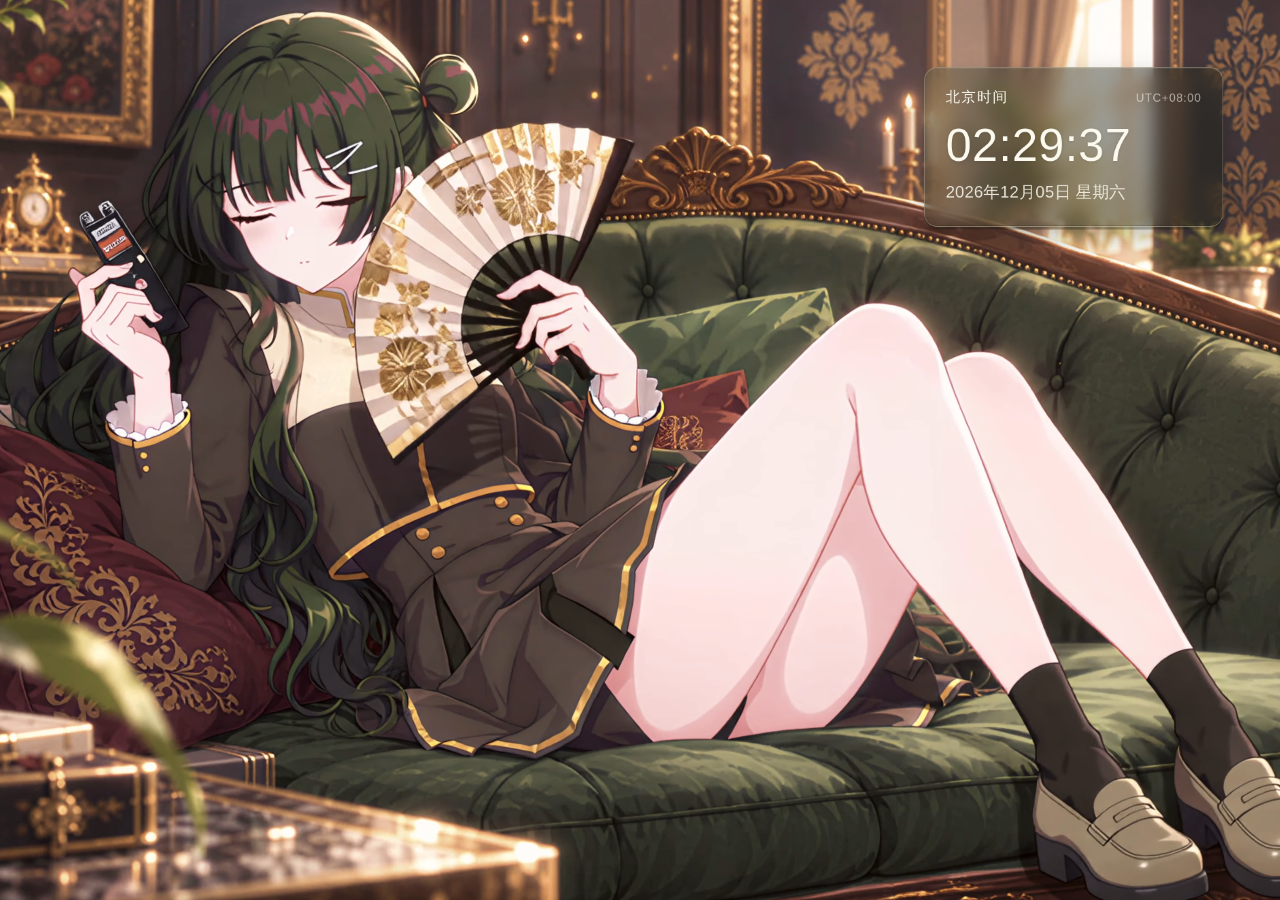
<file: wallpaper/index.html>
<!doctype html>
<html lang="zh-CN">
<head>
  <meta charset="utf-8">
  <meta name="viewport" content="width=device-width,initial-scale=1">
  <meta http-equiv="Content-Security-Policy" content="default-src 'none'; img-src 'self'; media-src 'self'; style-src 'self' 'unsafe-inline'; script-src 'self'; font-src 'self'; connect-src 'none'; object-src 'none'; base-uri 'none'; form-action 'none'">
  <title>视频壁纸 · 立体时钟</title>
  <link rel="stylesheet" href="css/style.css">
  <script src="js/video-loop.js" defer></script>
  <script src="js/wallpaper.js" defer></script>
</head>
<body>
  <main id="wallpaper" aria-label="动态视频壁纸">
    <div id="background" aria-label="视频背景">
      <video id="video-a" src="assets/video.webm" muted playsinline preload="auto" disablepictureinpicture></video>
      <video id="video-b" src="assets/video.webm" muted playsinline preload="auto" disablepictureinpicture></video>
    </div>
    <div id="clock-anchor">
      <aside id="clock" data-position="topright" aria-label="北京时间">
        <div id="clock-content">
          <div class="clock-heading"><span id="clock-label">北京时间</span><span id="timezone" class="timezone">UTC+08:00</span></div>
          <div class="clock-time"><time id="time">00:00:00</time><span id="period" hidden></span></div>
          <div id="date" class="clock-date">正在读取时间</div>
        </div>
      </aside>
    </div>
  </main>
</body>
</html>
</file>
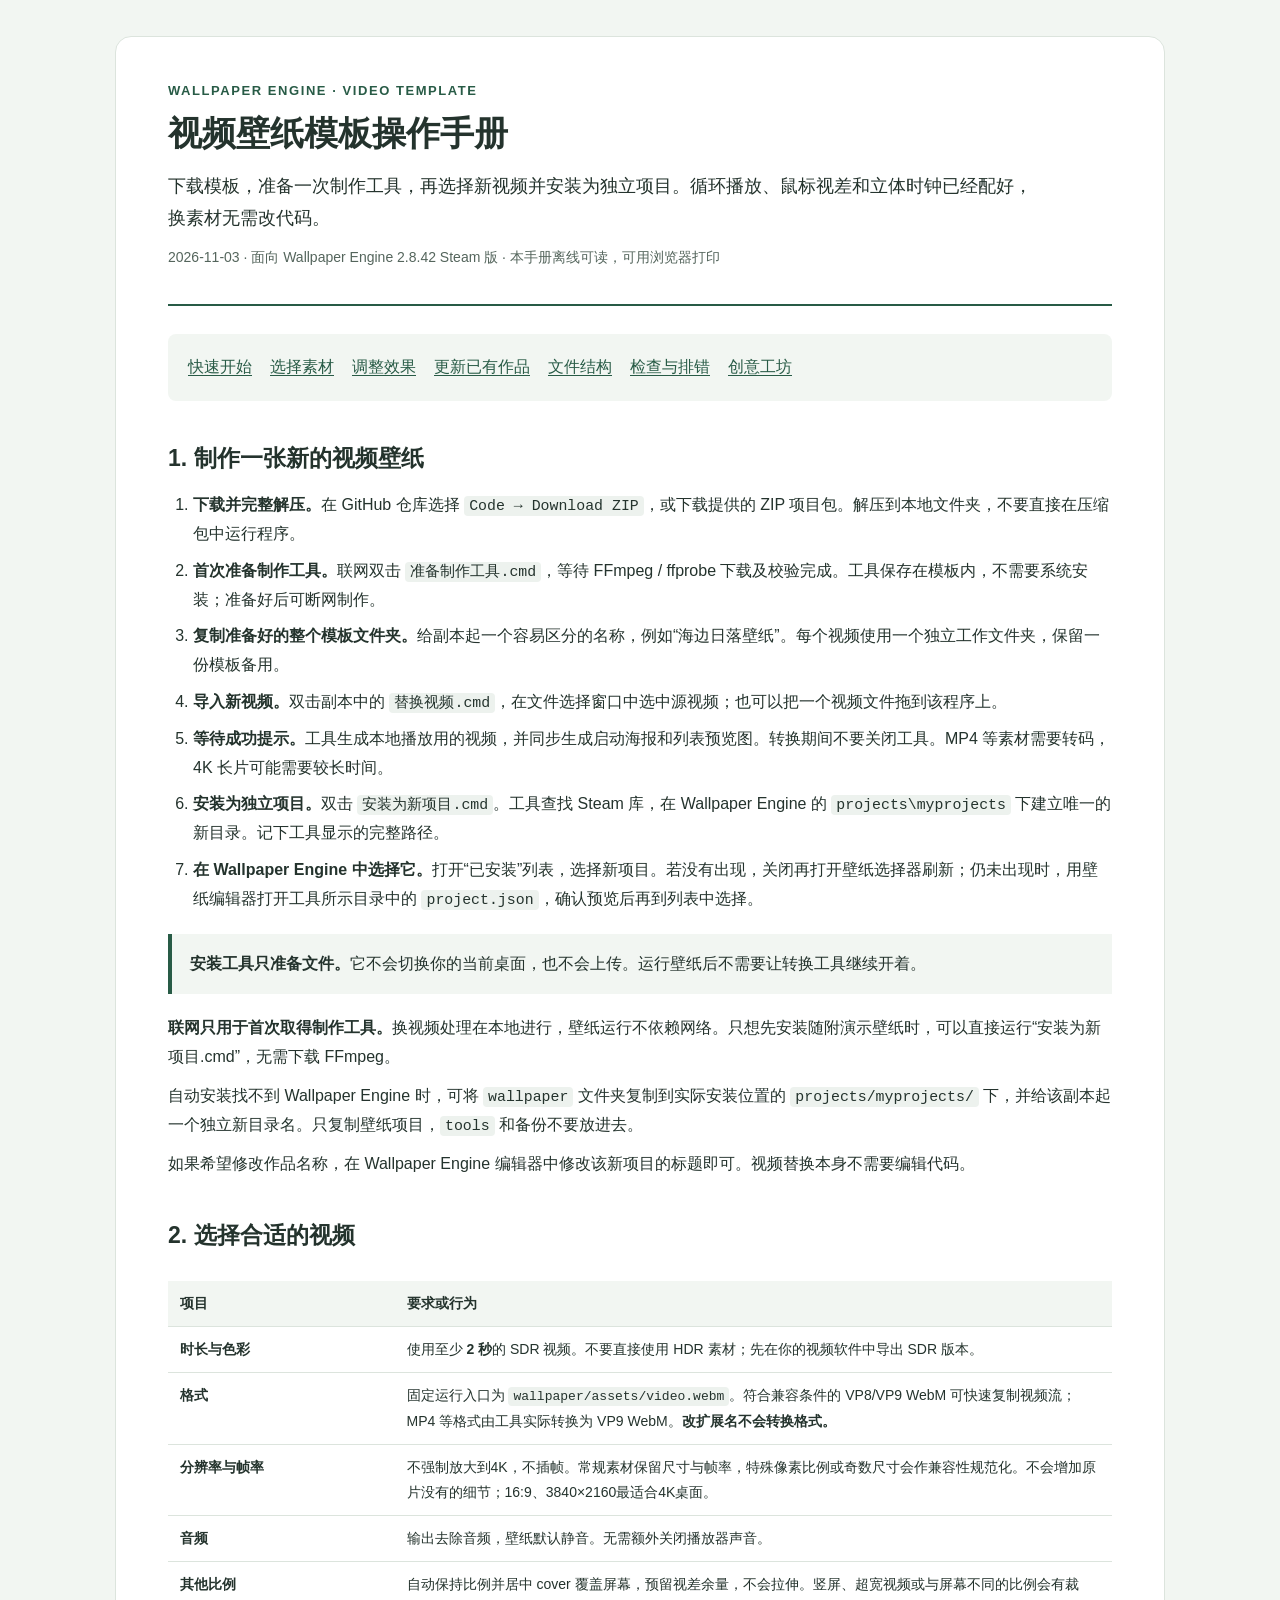
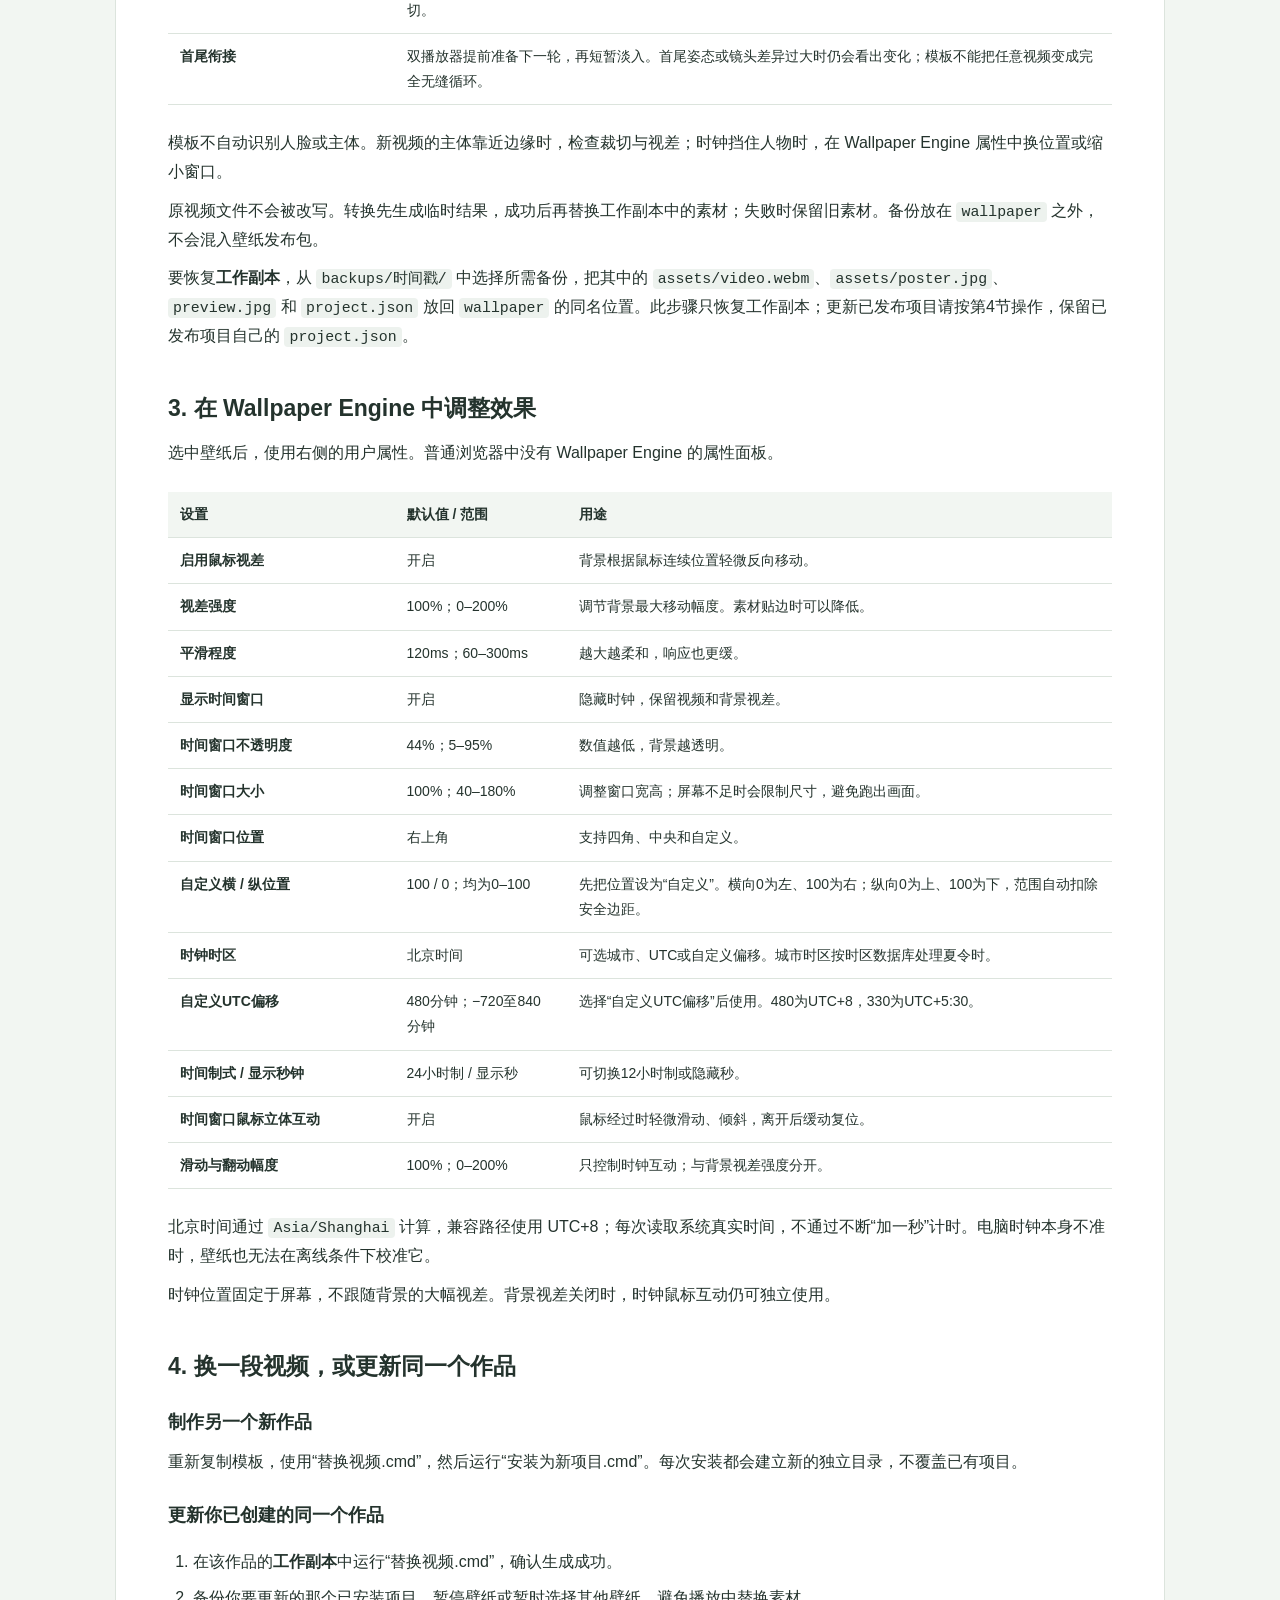
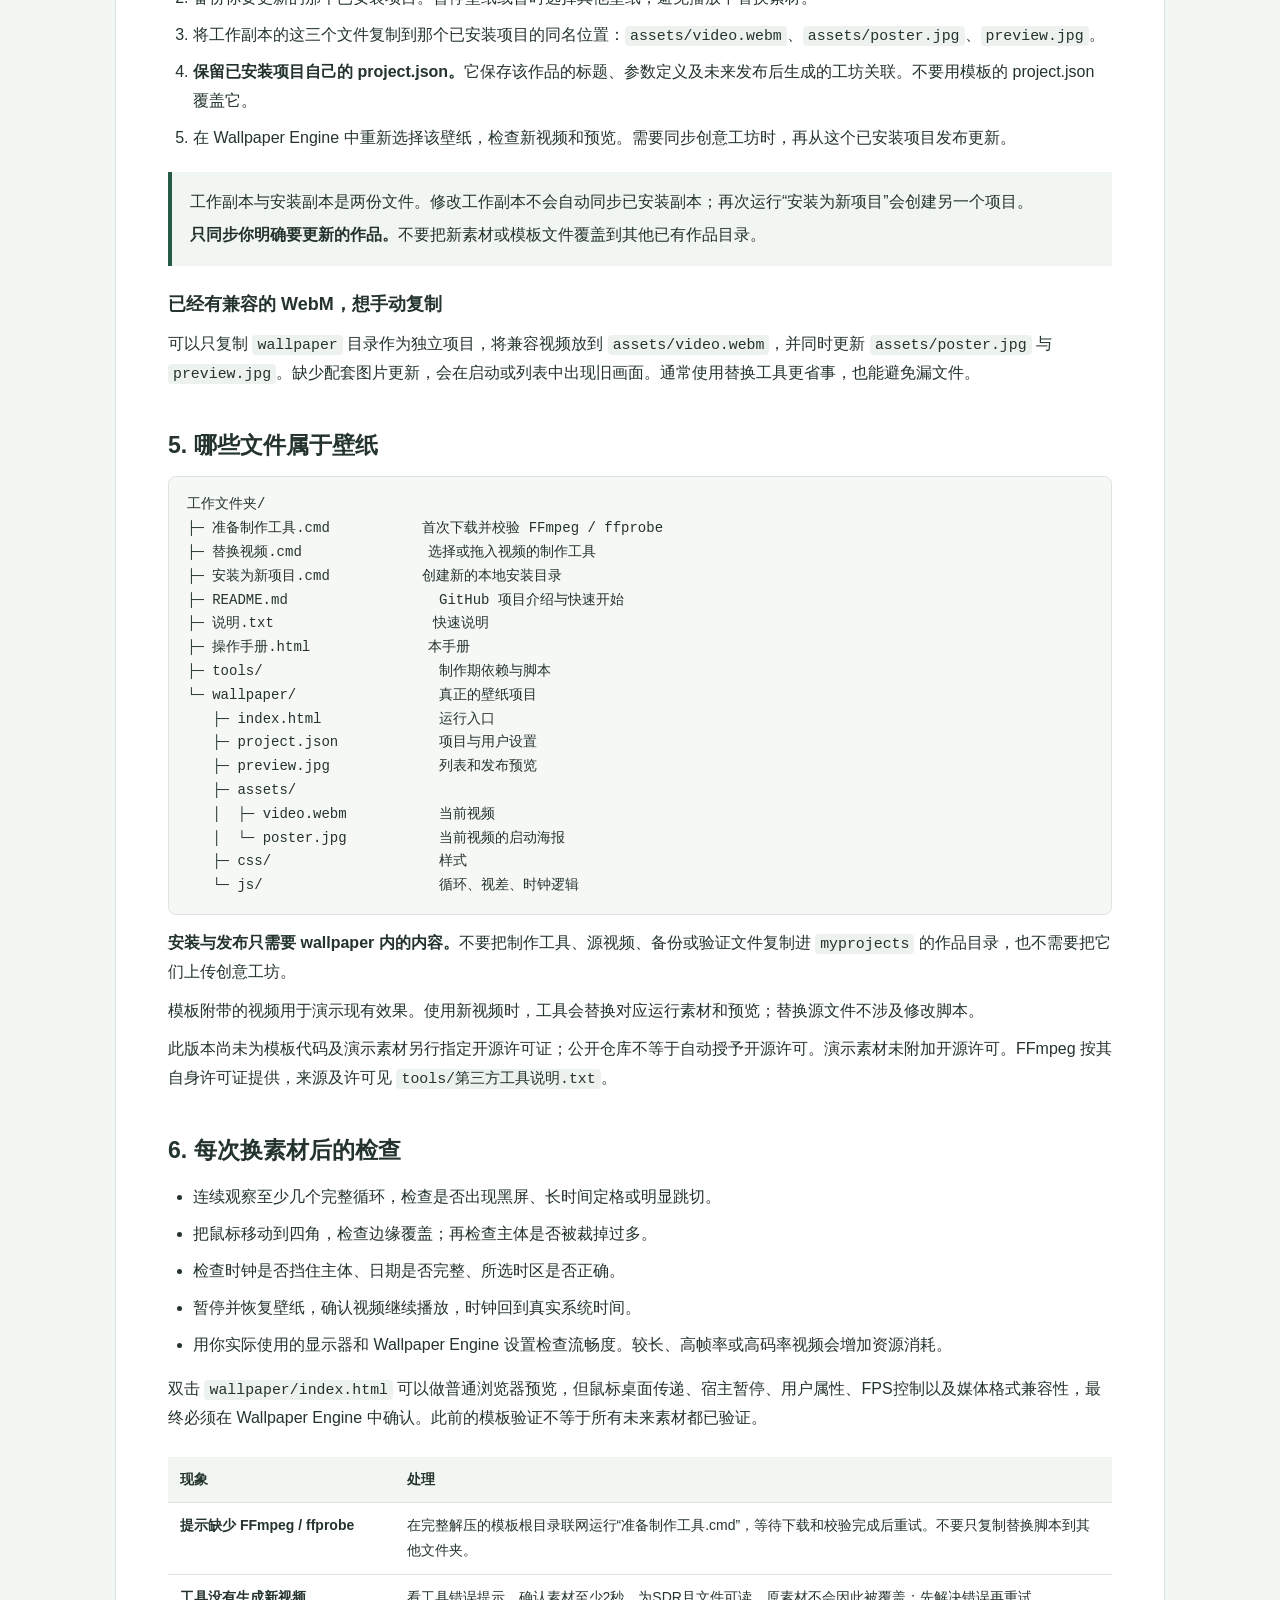
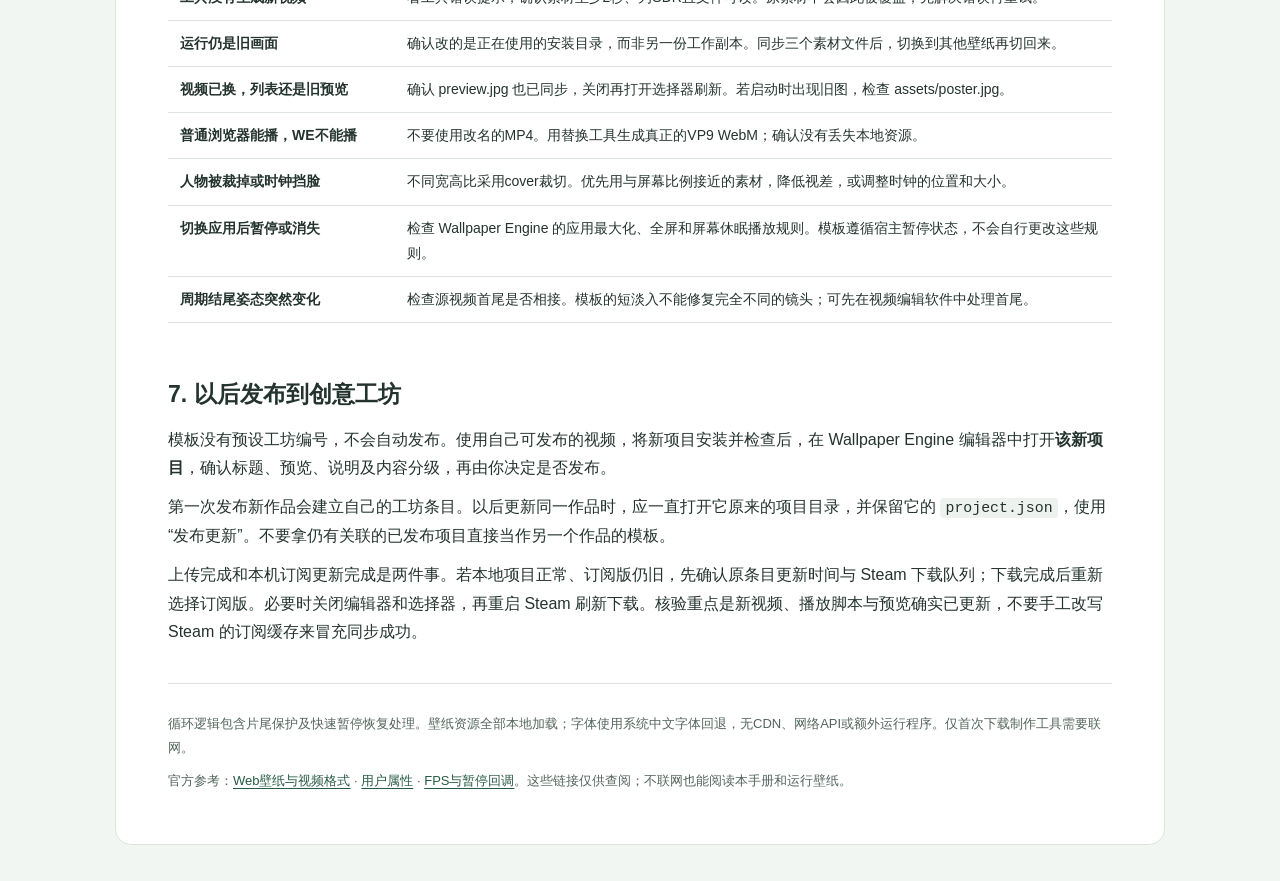
<file: 操作手册.html>
<!doctype html>
<html lang="zh-CN">
<head>
  <meta charset="utf-8">
  <meta name="viewport" content="width=device-width, initial-scale=1">
  <meta http-equiv="Content-Security-Policy" content="default-src 'none'; style-src 'unsafe-inline'; base-uri 'none'; form-action 'none'">
  <title>视频壁纸模板 · 操作手册</title>
  <style>
    :root{color-scheme:light;--ink:#24332d;--muted:#54655c;--line:#dce4dd;--accent:#285b46;--paper:#fff;--wash:#f2f6f2}
    *{box-sizing:border-box}html{scroll-behavior:smooth}body{margin:0;background:var(--wash);color:var(--ink);font-family:"Microsoft YaHei UI","Microsoft YaHei","Segoe UI",sans-serif;line-height:1.8;font-size:16px}
    main{max-width:1050px;margin:36px auto;padding:42px 52px;background:var(--paper);border:1px solid var(--line);border-radius:16px}
    header{border-bottom:2px solid var(--accent);padding-bottom:24px;margin-bottom:28px}.eyebrow{color:var(--accent);letter-spacing:.12em;font-size:13px;font-weight:700}h1{margin:8px 0 12px;font-size:34px;line-height:1.4}h2{font-size:23px;margin:40px 0 14px;line-height:1.5}h3{font-size:18px;margin:22px 0 8px}
    p{margin:10px 0}a{color:var(--accent);text-underline-offset:3px}nav{background:var(--wash);padding:16px 20px;border-radius:8px}nav a{display:inline-block;margin:3px 18px 3px 0}.meta,.small{font-size:14px;color:var(--muted)}
    .lead{font-size:18px;max-width:48em}.note{border-left:4px solid var(--accent);padding:12px 18px;background:var(--wash);margin:20px 0}.note p{margin:4px 0}ol,ul{padding-left:25px}li{margin:8px 0}li p{margin:4px 0}
    code{font-family:Consolas,"Microsoft YaHei",monospace;font-size:.93em;background:#edf2ee;padding:2px 5px;border-radius:4px;overflow-wrap:anywhere}pre{padding:16px 18px;background:#f6f8f6;border:1px solid var(--line);border-radius:8px;white-space:pre-wrap;overflow-wrap:anywhere;line-height:1.7;font-size:14px}
    .table-wrap{overflow-x:auto}table{width:100%;border-collapse:collapse;font-size:14px;margin:14px 0}th,td{text-align:left;vertical-align:top;border-bottom:1px solid var(--line);padding:10px 12px}th{background:var(--wash);font-weight:700}td:first-child{width:24%;font-weight:600}footer{border-top:1px solid var(--line);margin-top:36px;padding-top:18px;color:var(--muted);font-size:13px}
    @media(max-width:650px){body{font-size:15px}main{margin:0;padding:24px 20px;border:0;border-radius:0}h1{font-size:27px}h2{font-size:21px}th,td{padding:8px 7px}nav a{margin-right:13px}.lead{font-size:17px}}
    @media print{@page{size:A4;margin:17mm}body{background:#fff;font-size:10.5pt;line-height:1.65}main{max-width:none;margin:0;padding:0;border:0;border-radius:0}header{padding-bottom:12px;margin-bottom:16px}h1{font-size:24pt}h2{font-size:16pt;margin-top:24px;break-after:avoid}h3{font-size:12pt;break-after:avoid}nav{display:none}table{font-size:9pt}tr,.note{break-inside:avoid}a{color:inherit}pre{font-size:9pt}footer{font-size:9pt}}
  </style>
</head>
<body>
<main>
  <header>
    <div class="eyebrow">WALLPAPER ENGINE · VIDEO TEMPLATE</div>
    <h1>视频壁纸模板操作手册</h1>
    <p class="lead">下载模板，准备一次制作工具，再选择新视频并安装为独立项目。循环播放、鼠标视差和立体时钟已经配好，换素材无需改代码。</p>
    <p class="meta">2026-11-03 · 面向 Wallpaper Engine 2.8.42 Steam 版 · 本手册离线可读，可用浏览器打印</p>
  </header>
  <nav aria-label="手册目录">
    <a href="#quick">快速开始</a><a href="#source">选择素材</a><a href="#settings">调整效果</a><a href="#update">更新已有作品</a><a href="#files">文件结构</a><a href="#check">检查与排错</a><a href="#workshop">创意工坊</a>
  </nav>

  <section id="quick">
    <h2>1. 制作一张新的视频壁纸</h2>
    <ol>
      <li><strong>下载并完整解压。</strong>在 GitHub 仓库选择 <code>Code → Download ZIP</code>，或下载提供的 ZIP 项目包。解压到本地文件夹，不要直接在压缩包中运行程序。</li>
      <li><strong>首次准备制作工具。</strong>联网双击 <code>准备制作工具.cmd</code>，等待 FFmpeg / ffprobe 下载及校验完成。工具保存在模板内，不需要系统安装；准备好后可断网制作。</li>
      <li><strong>复制准备好的整个模板文件夹。</strong>给副本起一个容易区分的名称，例如“海边日落壁纸”。每个视频使用一个独立工作文件夹，保留一份模板备用。</li>
      <li><strong>导入新视频。</strong>双击副本中的 <code>替换视频.cmd</code>，在文件选择窗口中选中源视频；也可以把一个视频文件拖到该程序上。</li>
      <li><strong>等待成功提示。</strong>工具生成本地播放用的视频，并同步生成启动海报和列表预览图。转换期间不要关闭工具。MP4 等素材需要转码，4K 长片可能需要较长时间。</li>
      <li><strong>安装为独立项目。</strong>双击 <code>安装为新项目.cmd</code>。工具查找 Steam 库，在 Wallpaper Engine 的 <code>projects\myprojects</code> 下建立唯一的新目录。记下工具显示的完整路径。</li>
      <li><strong>在 Wallpaper Engine 中选择它。</strong>打开“已安装”列表，选择新项目。若没有出现，关闭再打开壁纸选择器刷新；仍未出现时，用壁纸编辑器打开工具所示目录中的 <code>project.json</code>，确认预览后再到列表中选择。</li>
    </ol>
    <div class="note"><p><strong>安装工具只准备文件。</strong>它不会切换你的当前桌面，也不会上传。运行壁纸后不需要让转换工具继续开着。</p></div>
    <p><strong>联网只用于首次取得制作工具。</strong>换视频处理在本地进行，壁纸运行不依赖网络。只想先安装随附演示壁纸时，可以直接运行“安装为新项目.cmd”，无需下载 FFmpeg。</p>
    <p>自动安装找不到 Wallpaper Engine 时，可将 <code>wallpaper</code> 文件夹复制到实际安装位置的 <code>projects/myprojects/</code> 下，并给该副本起一个独立新目录名。只复制壁纸项目，<code>tools</code> 和备份不要放进去。</p>
    <p>如果希望修改作品名称，在 Wallpaper Engine 编辑器中修改该新项目的标题即可。视频替换本身不需要编辑代码。</p>
  </section>

  <section id="source">
    <h2>2. 选择合适的视频</h2>
    <div class="table-wrap"><table>
      <thead><tr><th>项目</th><th>要求或行为</th></tr></thead>
      <tbody>
        <tr><td>时长与色彩</td><td>使用至少 <strong>2 秒</strong>的 SDR 视频。不要直接使用 HDR 素材；先在你的视频软件中导出 SDR 版本。</td></tr>
        <tr><td>格式</td><td>固定运行入口为 <code>wallpaper/assets/video.webm</code>。符合兼容条件的 VP8/VP9 WebM 可快速复制视频流；MP4 等格式由工具实际转换为 VP9 WebM。<strong>改扩展名不会转换格式。</strong></td></tr>
        <tr><td>分辨率与帧率</td><td>不强制放大到4K，不插帧。常规素材保留尺寸与帧率，特殊像素比例或奇数尺寸会作兼容性规范化。不会增加原片没有的细节；16:9、3840×2160最适合4K桌面。</td></tr>
        <tr><td>音频</td><td>输出去除音频，壁纸默认静音。无需额外关闭播放器声音。</td></tr>
        <tr><td>其他比例</td><td>自动保持比例并居中 cover 覆盖屏幕，预留视差余量，不会拉伸。竖屏、超宽视频或与屏幕不同的比例会有裁切。</td></tr>
        <tr><td>首尾衔接</td><td>双播放器提前准备下一轮，再短暂淡入。首尾姿态或镜头差异过大时仍会看出变化；模板不能把任意视频变成完全无缝循环。</td></tr>
      </tbody>
    </table></div>
    <p>模板不自动识别人脸或主体。新视频的主体靠近边缘时，检查裁切与视差；时钟挡住人物时，在 Wallpaper Engine 属性中换位置或缩小窗口。</p>
    <p>原视频文件不会被改写。转换先生成临时结果，成功后再替换工作副本中的素材；失败时保留旧素材。备份放在 <code>wallpaper</code> 之外，不会混入壁纸发布包。</p>
    <p>要恢复<strong>工作副本</strong>，从 <code>backups/时间戳/</code> 中选择所需备份，把其中的 <code>assets/video.webm</code>、<code>assets/poster.jpg</code>、<code>preview.jpg</code> 和 <code>project.json</code> 放回 <code>wallpaper</code> 的同名位置。此步骤只恢复工作副本；更新已发布项目请按第4节操作，保留已发布项目自己的 <code>project.json</code>。</p>
  </section>

  <section id="settings">
    <h2>3. 在 Wallpaper Engine 中调整效果</h2>
    <p>选中壁纸后，使用右侧的用户属性。普通浏览器中没有 Wallpaper Engine 的属性面板。</p>
    <div class="table-wrap"><table>
      <thead><tr><th>设置</th><th>默认值 / 范围</th><th>用途</th></tr></thead>
      <tbody>
        <tr><td>启用鼠标视差</td><td>开启</td><td>背景根据鼠标连续位置轻微反向移动。</td></tr>
        <tr><td>视差强度</td><td>100%；0–200%</td><td>调节背景最大移动幅度。素材贴边时可以降低。</td></tr>
        <tr><td>平滑程度</td><td>120ms；60–300ms</td><td>越大越柔和，响应也更缓。</td></tr>
        <tr><td>显示时间窗口</td><td>开启</td><td>隐藏时钟，保留视频和背景视差。</td></tr>
        <tr><td>时间窗口不透明度</td><td>44%；5–95%</td><td>数值越低，背景越透明。</td></tr>
        <tr><td>时间窗口大小</td><td>100%；40–180%</td><td>调整窗口宽高；屏幕不足时会限制尺寸，避免跑出画面。</td></tr>
        <tr><td>时间窗口位置</td><td>右上角</td><td>支持四角、中央和自定义。</td></tr>
        <tr><td>自定义横 / 纵位置</td><td>100 / 0；均为0–100</td><td>先把位置设为“自定义”。横向0为左、100为右；纵向0为上、100为下，范围自动扣除安全边距。</td></tr>
        <tr><td>时钟时区</td><td>北京时间</td><td>可选城市、UTC或自定义偏移。城市时区按时区数据库处理夏令时。</td></tr>
        <tr><td>自定义UTC偏移</td><td>480分钟；−720至840分钟</td><td>选择“自定义UTC偏移”后使用。480为UTC+8，330为UTC+5:30。</td></tr>
        <tr><td>时间制式 / 显示秒钟</td><td>24小时制 / 显示秒</td><td>可切换12小时制或隐藏秒。</td></tr>
        <tr><td>时间窗口鼠标立体互动</td><td>开启</td><td>鼠标经过时轻微滑动、倾斜，离开后缓动复位。</td></tr>
        <tr><td>滑动与翻动幅度</td><td>100%；0–200%</td><td>只控制时钟互动；与背景视差强度分开。</td></tr>
      </tbody>
    </table></div>
    <p>北京时间通过 <code>Asia/Shanghai</code> 计算，兼容路径使用 UTC+8；每次读取系统真实时间，不通过不断“加一秒”计时。电脑时钟本身不准时，壁纸也无法在离线条件下校准它。</p>
    <p>时钟位置固定于屏幕，不跟随背景的大幅视差。背景视差关闭时，时钟鼠标互动仍可独立使用。</p>
  </section>

  <section id="update">
    <h2>4. 换一段视频，或更新同一个作品</h2>
    <h3>制作另一个新作品</h3>
    <p>重新复制模板，使用“替换视频.cmd”，然后运行“安装为新项目.cmd”。每次安装都会建立新的独立目录，不覆盖已有项目。</p>
    <h3>更新你已创建的同一个作品</h3>
    <ol>
      <li>在该作品的<strong>工作副本</strong>中运行“替换视频.cmd”，确认生成成功。</li>
      <li>备份你要更新的那个已安装项目。暂停壁纸或暂时选择其他壁纸，避免播放中替换素材。</li>
      <li>将工作副本的这三个文件复制到那个已安装项目的同名位置：<code>assets/video.webm</code>、<code>assets/poster.jpg</code>、<code>preview.jpg</code>。</li>
      <li><strong>保留已安装项目自己的 project.json。</strong>它保存该作品的标题、参数定义及未来发布后生成的工坊关联。不要用模板的 project.json 覆盖它。</li>
      <li>在 Wallpaper Engine 中重新选择该壁纸，检查新视频和预览。需要同步创意工坊时，再从这个已安装项目发布更新。</li>
    </ol>
    <div class="note"><p>工作副本与安装副本是两份文件。修改工作副本不会自动同步已安装副本；再次运行“安装为新项目”会创建另一个项目。</p><p><strong>只同步你明确要更新的作品。</strong>不要把新素材或模板文件覆盖到其他已有作品目录。</p></div>
    <h3>已经有兼容的 WebM，想手动复制</h3>
    <p>可以只复制 <code>wallpaper</code> 目录作为独立项目，将兼容视频放到 <code>assets/video.webm</code>，并同时更新 <code>assets/poster.jpg</code> 与 <code>preview.jpg</code>。缺少配套图片更新，会在启动或列表中出现旧画面。通常使用替换工具更省事，也能避免漏文件。</p>
  </section>

  <section id="files">
    <h2>5. 哪些文件属于壁纸</h2>
    <pre>工作文件夹/
├─ 准备制作工具.cmd           首次下载并校验 FFmpeg / ffprobe
├─ 替换视频.cmd               选择或拖入视频的制作工具
├─ 安装为新项目.cmd           创建新的本地安装目录
├─ README.md                  GitHub 项目介绍与快速开始
├─ 说明.txt                   快速说明
├─ 操作手册.html              本手册
├─ tools/                     制作期依赖与脚本
└─ wallpaper/                 真正的壁纸项目
   ├─ index.html              运行入口
   ├─ project.json            项目与用户设置
   ├─ preview.jpg             列表和发布预览
   ├─ assets/
   │  ├─ video.webm           当前视频
   │  └─ poster.jpg           当前视频的启动海报
   ├─ css/                    样式
   └─ js/                     循环、视差、时钟逻辑</pre>
    <p><strong>安装与发布只需要 wallpaper 内的内容。</strong>不要把制作工具、源视频、备份或验证文件复制进 <code>myprojects</code> 的作品目录，也不需要把它们上传创意工坊。</p>
    <p>模板附带的视频用于演示现有效果。使用新视频时，工具会替换对应运行素材和预览；替换源文件不涉及修改脚本。</p>
    <p>此版本尚未为模板代码及演示素材另行指定开源许可证；公开仓库不等于自动授予开源许可。演示素材未附加开源许可。FFmpeg 按其自身许可证提供，来源及许可见 <code>tools/第三方工具说明.txt</code>。</p>
  </section>

  <section id="check">
    <h2>6. 每次换素材后的检查</h2>
    <ul>
      <li>连续观察至少几个完整循环，检查是否出现黑屏、长时间定格或明显跳切。</li>
      <li>把鼠标移动到四角，检查边缘覆盖；再检查主体是否被裁掉过多。</li>
      <li>检查时钟是否挡住主体、日期是否完整、所选时区是否正确。</li>
      <li>暂停并恢复壁纸，确认视频继续播放，时钟回到真实系统时间。</li>
      <li>用你实际使用的显示器和 Wallpaper Engine 设置检查流畅度。较长、高帧率或高码率视频会增加资源消耗。</li>
    </ul>
    <p>双击 <code>wallpaper/index.html</code> 可以做普通浏览器预览，但鼠标桌面传递、宿主暂停、用户属性、FPS控制以及媒体格式兼容性，最终必须在 Wallpaper Engine 中确认。此前的模板验证不等于所有未来素材都已验证。</p>
    <div class="table-wrap"><table>
      <thead><tr><th>现象</th><th>处理</th></tr></thead>
      <tbody>
        <tr><td>提示缺少 FFmpeg / ffprobe</td><td>在完整解压的模板根目录联网运行“准备制作工具.cmd”，等待下载和校验完成后重试。不要只复制替换脚本到其他文件夹。</td></tr>
        <tr><td>工具没有生成新视频</td><td>看工具错误提示，确认素材至少2秒、为SDR且文件可读。原素材不会因此被覆盖；先解决错误再重试。</td></tr>
        <tr><td>运行仍是旧画面</td><td>确认改的是正在使用的安装目录，而非另一份工作副本。同步三个素材文件后，切换到其他壁纸再切回来。</td></tr>
        <tr><td>视频已换，列表还是旧预览</td><td>确认 preview.jpg 也已同步，关闭再打开选择器刷新。若启动时出现旧图，检查 assets/poster.jpg。</td></tr>
        <tr><td>普通浏览器能播，WE不能播</td><td>不要使用改名的MP4。用替换工具生成真正的VP9 WebM；确认没有丢失本地资源。</td></tr>
        <tr><td>人物被裁掉或时钟挡脸</td><td>不同宽高比采用cover裁切。优先用与屏幕比例接近的素材，降低视差，或调整时钟的位置和大小。</td></tr>
        <tr><td>切换应用后暂停或消失</td><td>检查 Wallpaper Engine 的应用最大化、全屏和屏幕休眠播放规则。模板遵循宿主暂停状态，不会自行更改这些规则。</td></tr>
        <tr><td>周期结尾姿态突然变化</td><td>检查源视频首尾是否相接。模板的短淡入不能修复完全不同的镜头；可先在视频编辑软件中处理首尾。</td></tr>
      </tbody>
    </table></div>
  </section>

  <section id="workshop">
    <h2>7. 以后发布到创意工坊</h2>
    <p>模板没有预设工坊编号，不会自动发布。使用自己可发布的视频，将新项目安装并检查后，在 Wallpaper Engine 编辑器中打开<strong>该新项目</strong>，确认标题、预览、说明及内容分级，再由你决定是否发布。</p>
    <p>第一次发布新作品会建立自己的工坊条目。以后更新同一作品时，应一直打开它原来的项目目录，并保留它的 <code>project.json</code>，使用“发布更新”。不要拿仍有关联的已发布项目直接当作另一个作品的模板。</p>
    <p>上传完成和本机订阅更新完成是两件事。若本地项目正常、订阅版仍旧，先确认原条目更新时间与 Steam 下载队列；下载完成后重新选择订阅版。必要时关闭编辑器和选择器，再重启 Steam 刷新下载。核验重点是新视频、播放脚本与预览确实已更新，不要手工改写 Steam 的订阅缓存来冒充同步成功。</p>
  </section>

  <footer>
    <p>循环逻辑包含片尾保护及快速暂停恢复处理。壁纸资源全部本地加载；字体使用系统中文字体回退，无CDN、网络API或额外运行程序。仅首次下载制作工具需要联网。</p>
    <p>官方参考：<a href="https://docs.wallpaperengine.io/en/web/overview.html">Web壁纸与视频格式</a> · <a href="https://docs.wallpaperengine.io/en/web/customization/properties.html">用户属性</a> · <a href="https://docs.wallpaperengine.io/en/web/api/propertylistener.html">FPS与暂停回调</a>。这些链接仅供查阅；不联网也能阅读本手册和运行壁纸。</p>
  </footer>
</main>
</body>
</html>
</file>
<file: wallpaper/css/style.css>
:root {
  color-scheme: dark;
  --clock-opacity: .44;
  --clock-scale: 1;
  --clock-margin: 70px;
}

* { box-sizing: border-box; }
html, body { width: 100%; height: 100%; margin: 0; overflow: hidden; }
body {
  background: #33392b;
  font-family: "Microsoft YaHei UI", "Microsoft YaHei", "Segoe UI", sans-serif;
  -webkit-user-select: none;
  user-select: none;
}

#wallpaper { position: fixed; inset: 0; overflow: hidden; }
#background {
  position: absolute;
  top: 0;
  left: 0;
  width: 100%;
  height: 100%;
  max-width: none;
  object-fit: cover;
  object-position: center;
  transform: translate3d(0, 0, 0);
  will-change: transform;
  pointer-events: none;
}

#background { background: url('../assets/poster.jpg') center / cover no-repeat; }
#background video {
  position: absolute;
  inset: 0;
  width: 100%;
  height: 100%;
  object-fit: cover;
  object-position: center;
  opacity: 0;
  pointer-events: none;
}

#clock-anchor {
  position: absolute;
  z-index: 1;
  width: 440px;
  height: 235px;
  transform-origin: top left;
  pointer-events: none;
}

#clock {
  position: relative;
  width: 440px;
  height: 235px;
  padding: 27px 31px 28px;
  border: 1px solid rgba(250, 244, 221, .32);
  border-radius: 20px;
  color: #fcf9ef;
  background: rgba(30, 36, 27, var(--clock-opacity));
  box-shadow: 0 16px 38px rgba(10, 16, 12, .26), 0 4px 0 rgba(20, 29, 20, .30), inset 0 1px 0 rgba(255, 250, 223, .20), inset 0 -1px 0 rgba(5, 12, 8, .25);
  transform: perspective(1000px) translate3d(0, 0, 0) rotateX(0deg) rotateY(0deg);
  transform-origin: center;
  transform-style: preserve-3d;
  backface-visibility: hidden;
  will-change: transform;
  pointer-events: none;
}

#clock::before {
  content: "";
  position: absolute;
  inset: 0;
  border-radius: inherit;
  background: linear-gradient(135deg, rgba(255, 249, 222, .12), transparent 48%, rgba(8, 16, 10, .10));
  pointer-events: none;
}
#clock-content { position: relative; transform: translateZ(10px); }

/* A translucent background remains usable if CEF does not support backdrop filtering. */
@supports ((backdrop-filter: blur(1px)) or (-webkit-backdrop-filter: blur(1px))) {
  #clock { -webkit-backdrop-filter: blur(14px); backdrop-filter: blur(14px); }
}

.clock-heading { display: flex; align-items: baseline; justify-content: space-between; font-size: 21px; line-height: 1.5; letter-spacing: 2px; }
.timezone { font-family: "Segoe UI", sans-serif; font-size: 17px; letter-spacing: 1px; opacity: .62; }
.clock-time { display: flex; align-items: baseline; gap: 15px; margin-top: 15px; white-space: nowrap; }
#time { font-family: "Segoe UI", "Microsoft YaHei UI", sans-serif; font-size: 68px; font-weight: 300; font-variant-numeric: tabular-nums; font-feature-settings: "tnum"; line-height: 1.15; letter-spacing: 1px; text-shadow: 0 1px 4px rgba(0, 0, 0, .12); }
#period { font-size: 17px; opacity: .75; }
.clock-date { margin-top: 14px; font-size: 24px; line-height: 1.4; font-weight: 400; letter-spacing: .5px; opacity: .87; white-space: nowrap; }
[hidden] { display: none !important; }
</file>
